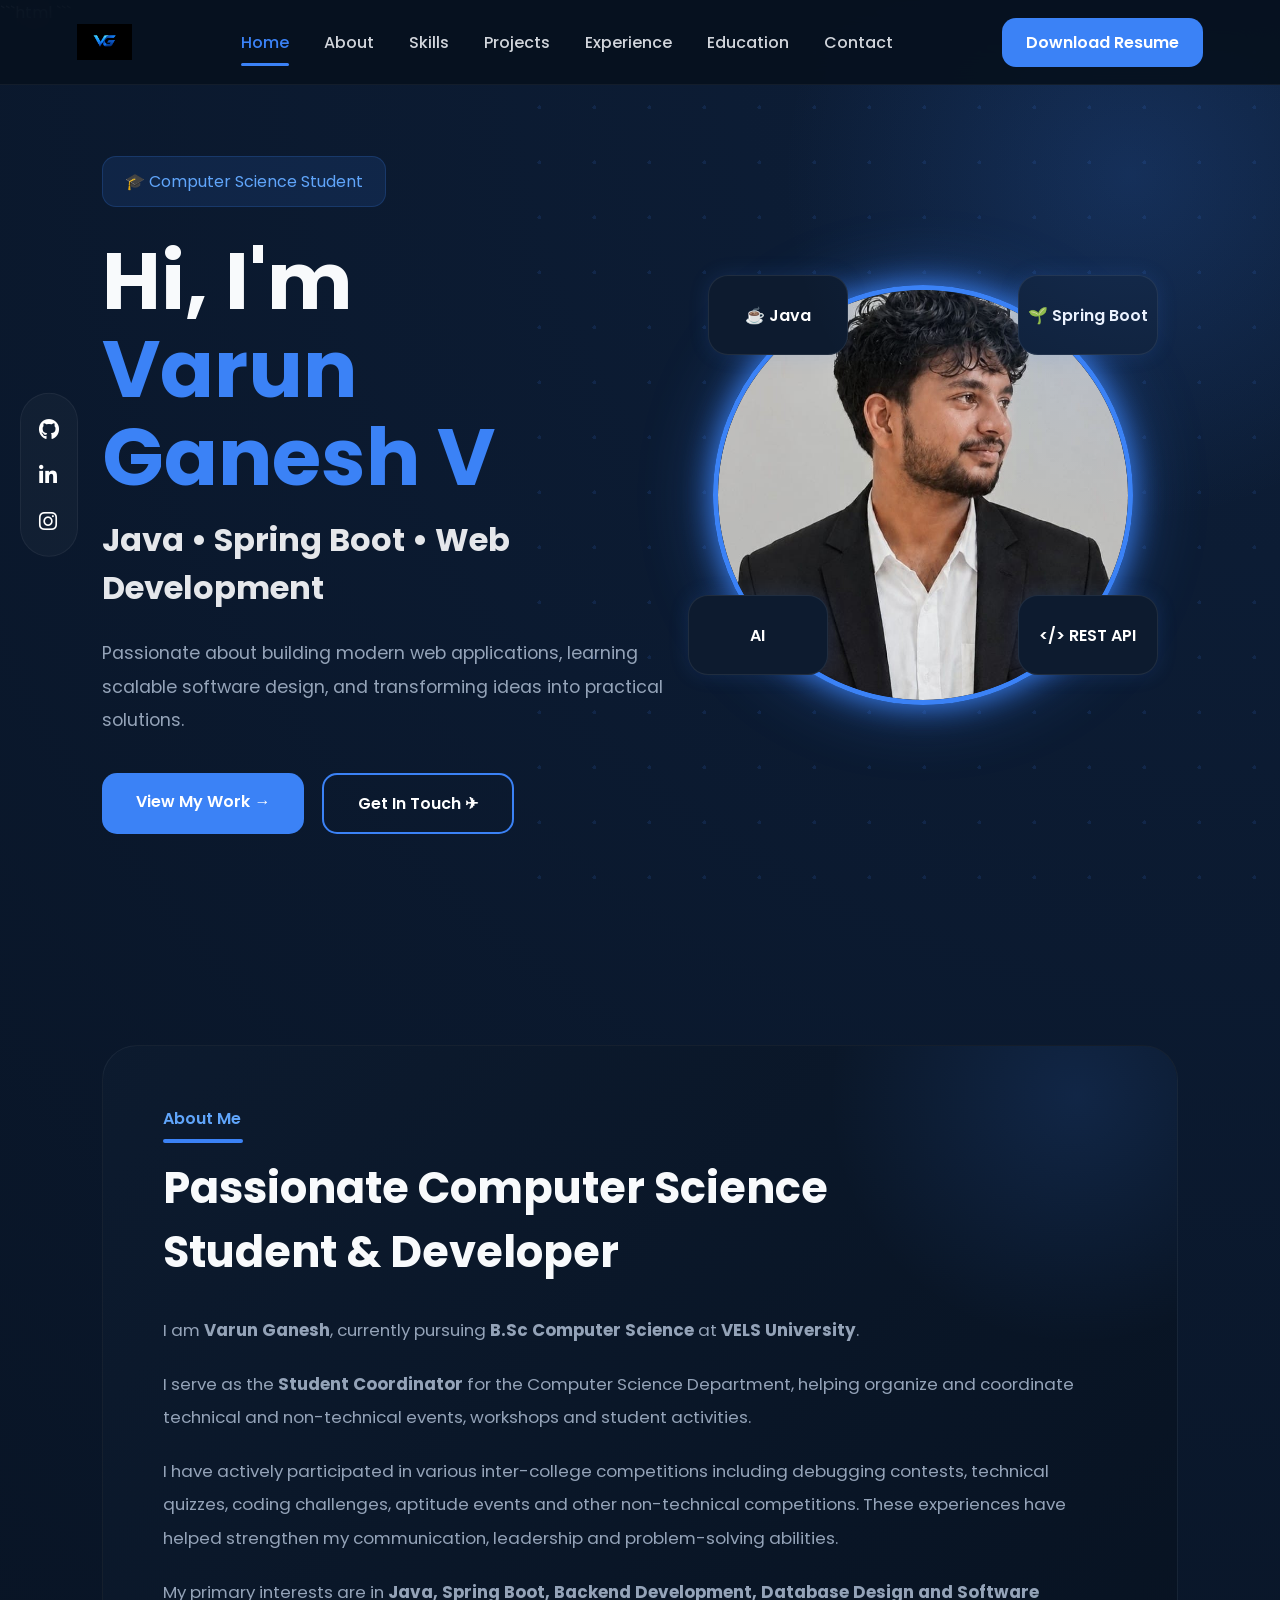
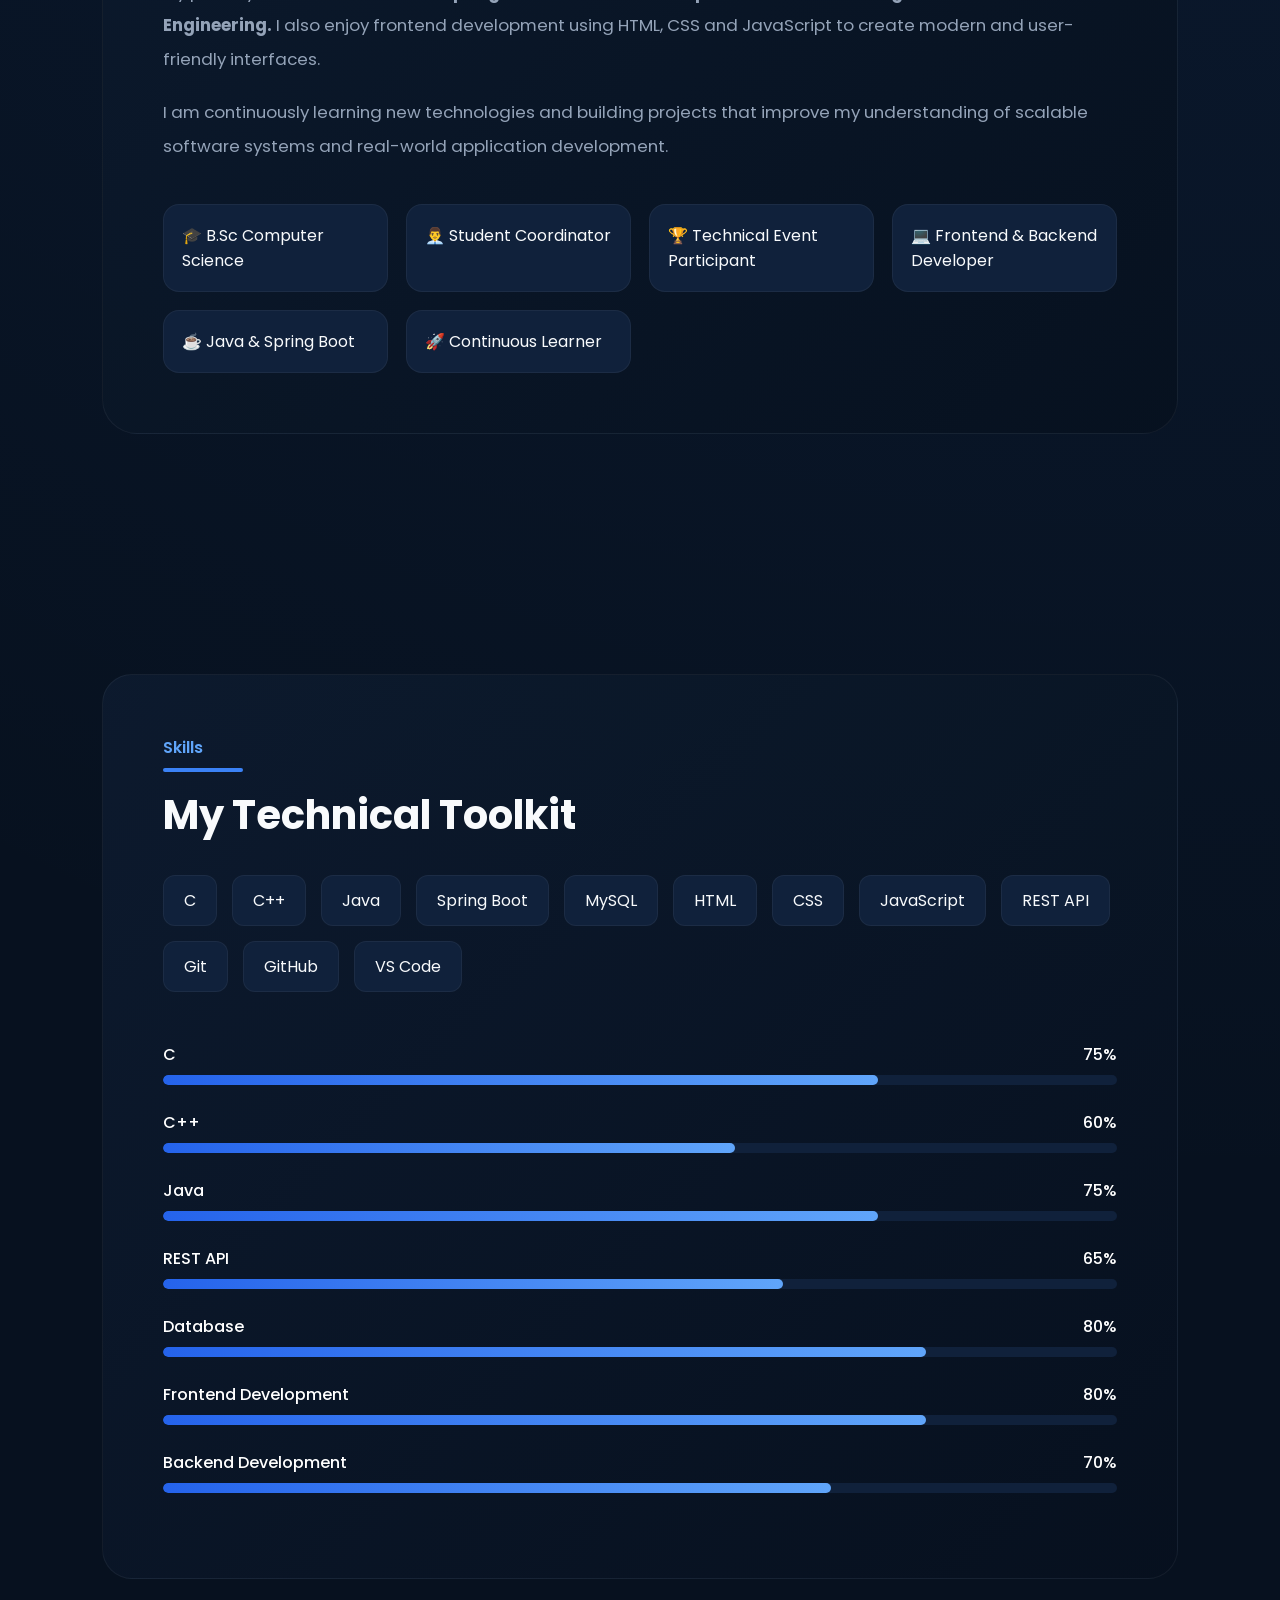
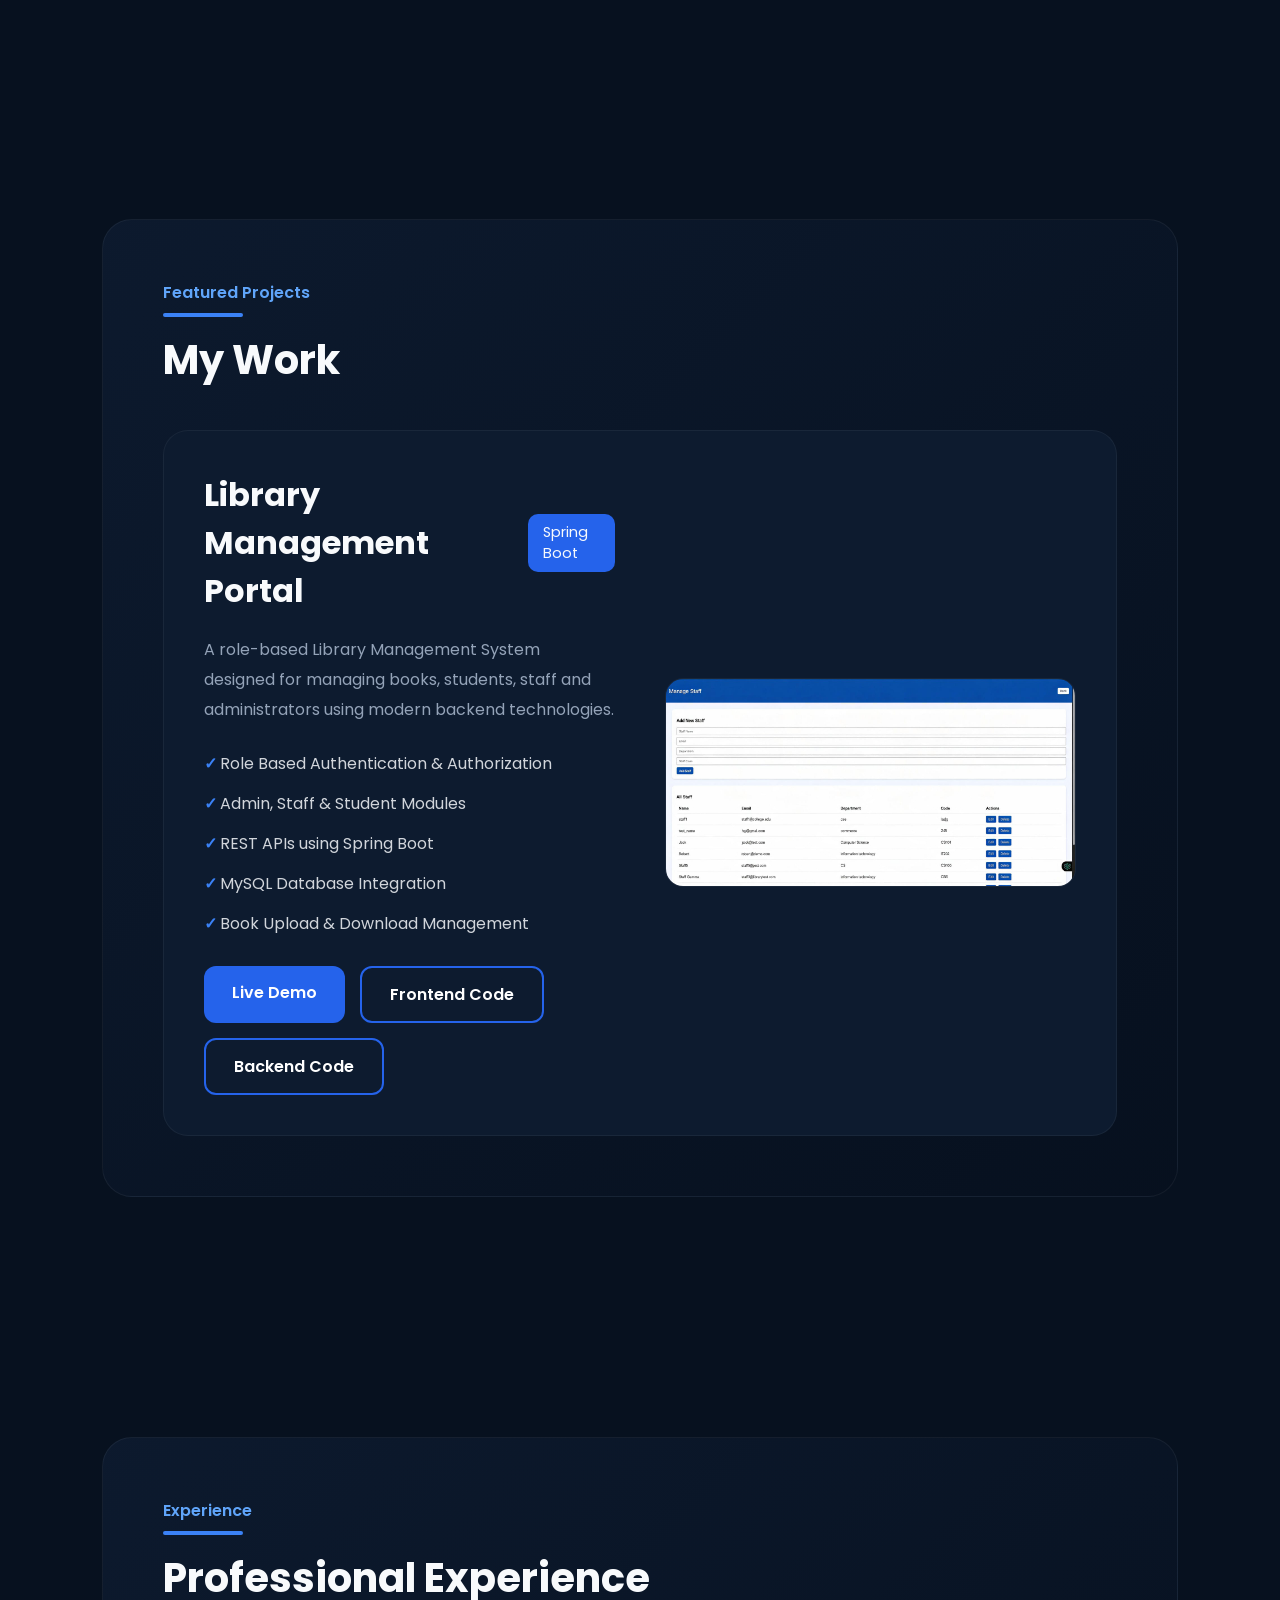
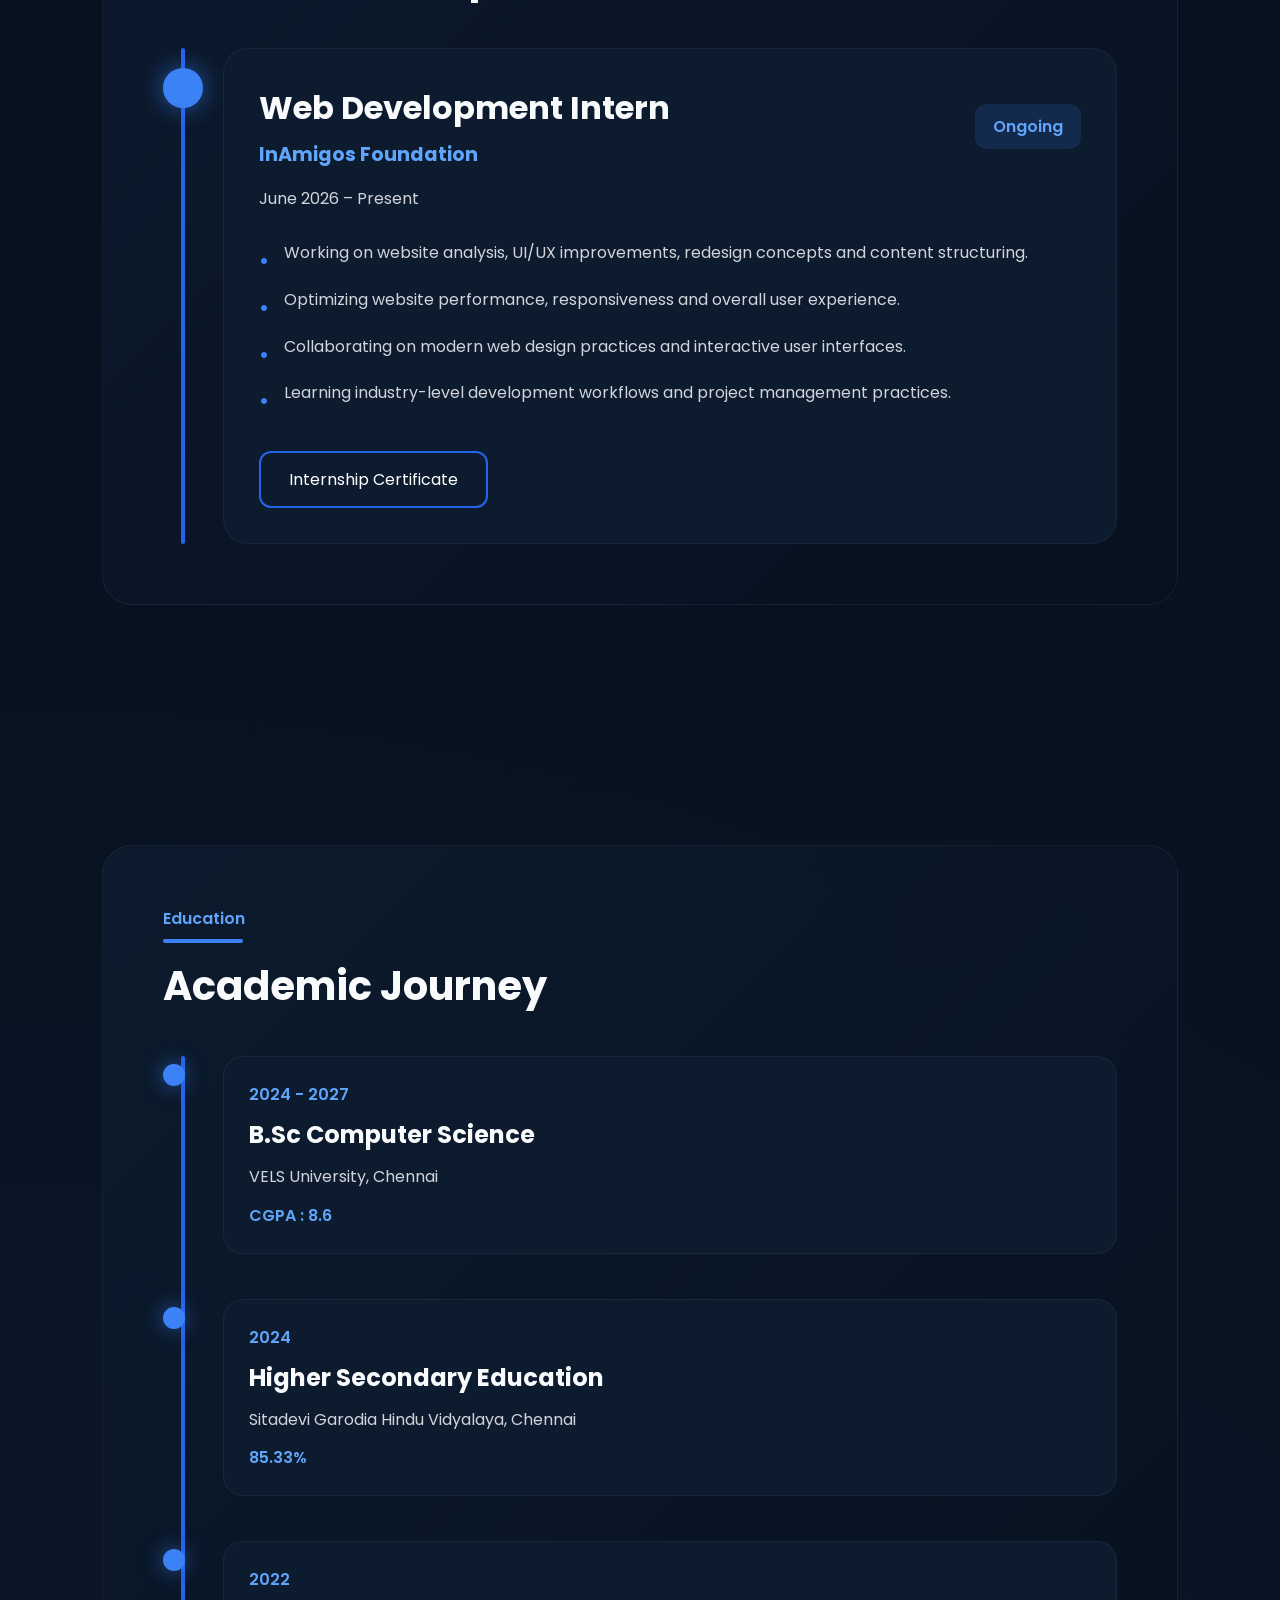
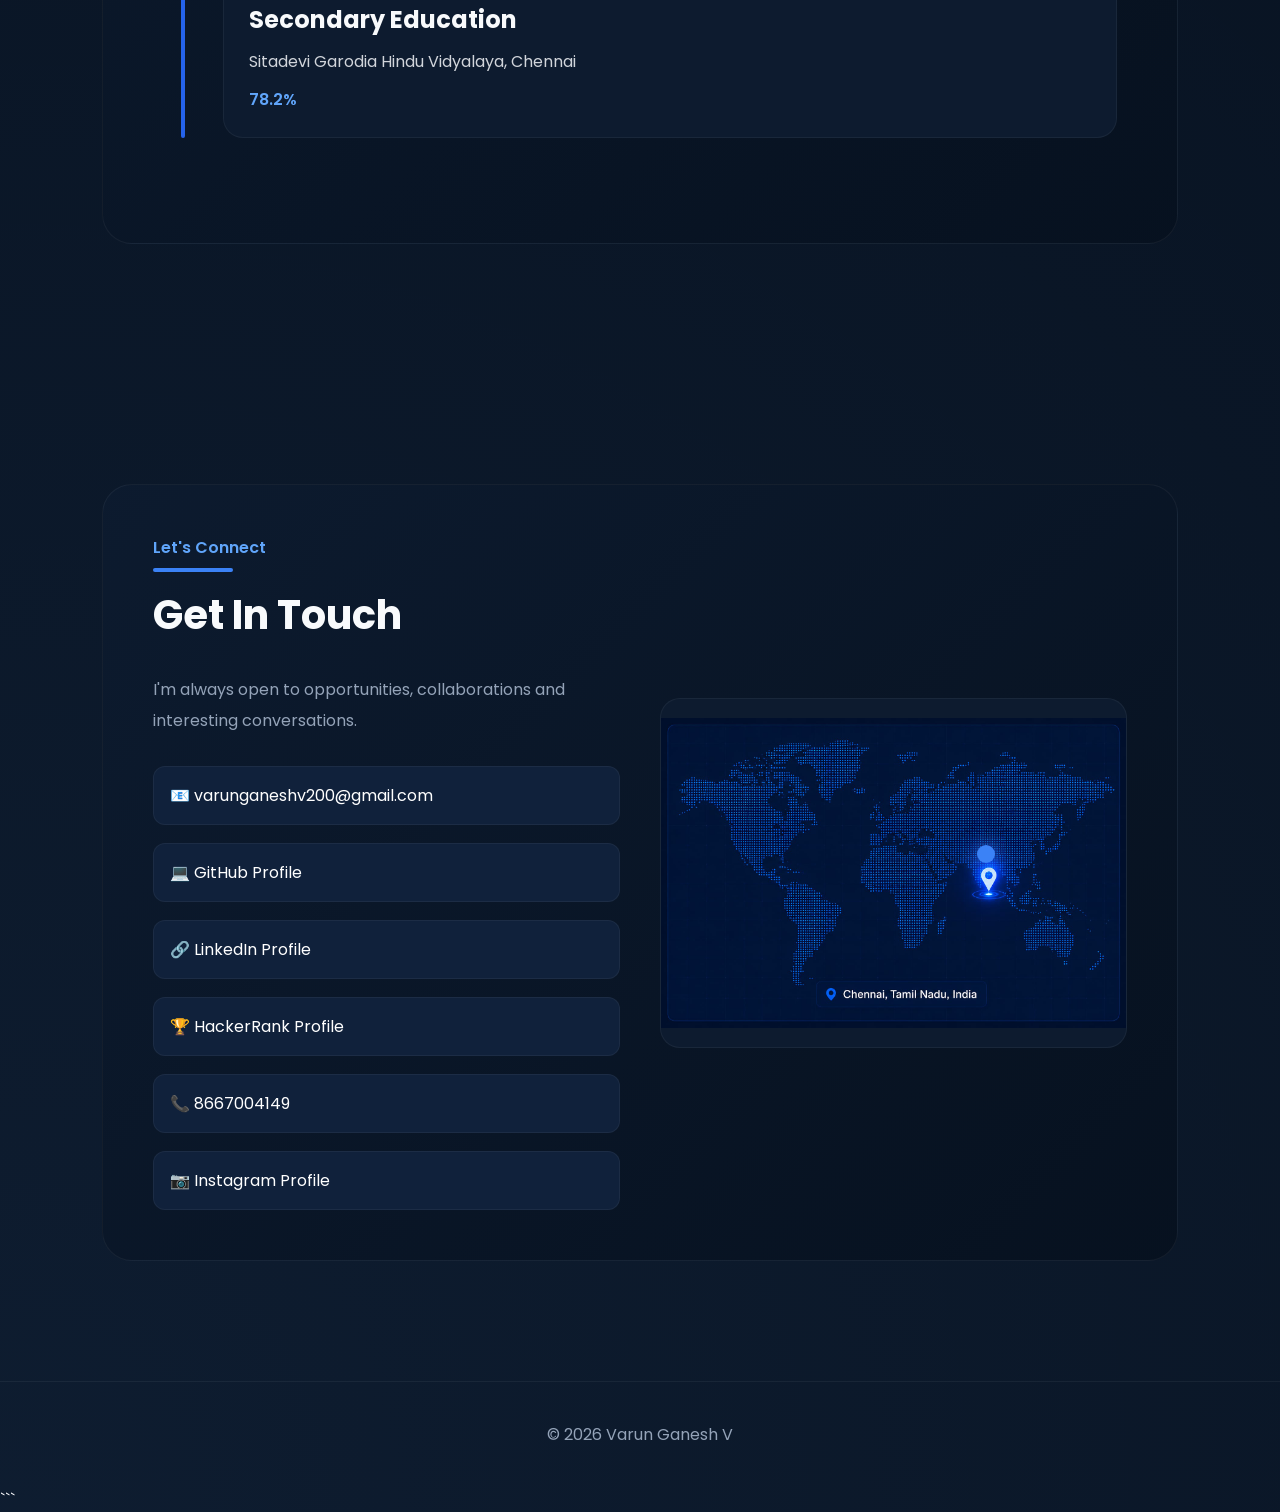
<file: index.html>
```html
<!DOCTYPE html>
<html lang="en">

<head>
    <meta charset="UTF-8">
    <meta name="viewport" content="width=device-width, initial-scale=1.0">
    <title>Varun Ganesh V | Portfolio</title>

    <link rel="stylesheet" href="style.css">

    <link href="https://fonts.googleapis.com/css2?family=Poppins:wght@300;400;500;600;700&display=swap"
        rel="stylesheet">
        <link rel="stylesheet"
href="https://cdnjs.cloudflare.com/ajax/libs/font-awesome/6.5.1/css/all.min.css">
</head>

<body>

 
<header class="navbar">

    <div class="logo">
        <img src="assets/images/vg-logo.png" alt="VG Logo">
        
    </div>

    <ul class="nav-links">
        <li><a href="#hero">Home</a></li>
        <li><a href="#about">About</a></li>
        <li><a href="#skills">Skills</a></li>
        <li><a href="#projects">Projects</a></li>
        <li><a href="#experience">Experience</a></li>
        <li><a href="#education">Education</a></li>
        <li><a href="#contact">Contact</a></li>
    </ul>

    <a href="assets/resume/V_Varun_Ganesh_Resume.pdf"
       download
       class="resume-btn">
       Download Resume
    </a>

</header>
```

    <!-- ================= HERO ================= -->

    <section id="hero">

<div class="hero-social">

    <a href="https://github.com/varunganeshvg"
       target="_blank"
       title="GitHub">

        <i class="fab fa-github"></i>

    </a>

    <a href="https://www.linkedin.com/in/varun-ganesh-2b7214302"
       target="_blank"
       title="LinkedIn">

        <i class="fab fa-linkedin-in"></i>

    </a>

    

    </a>

    <a href="https://www.instagram.com/vvarunganesh/"
       target="_blank"
       title="Instagram">

        <i class="fab fa-instagram"></i>

    </a>

</div>

    <div class="hero-left">

        <div class="hero-badge">

            🎓 Computer Science Student

        </div>

        <h1>

            Hi, I'm <br>

            <span class="name">

                Varun Ganesh V

            </span>

        </h1>

        <h3>

            Java • Spring Boot • Web Development

        </h3>

        <p>

            Passionate about building modern web applications,
            learning scalable software design,
            and transforming ideas into practical solutions.

        </p>

        <div class="hero-buttons">

            <a href="#projects" class="primary-btn">

                View My Work →

            </a>

            <a href="#contact" class="secondary-btn">

                Get In Touch ✈

            </a>

        </div>

    </div>

    <div class="hero-right">

       <div class="hero-image-circle">

    <img src="assets/images/profile.png"
         alt="Varun Ganesh">

</div>

        <div class="floating java">
☕ Java
</div>

<div class="floating spring">
🌱 Spring Boot
</div>

<div class="floating mysql">
AI
</div>

<div class="floating api">
&lt;/&gt; REST API
</div>
    </div>


    </section>

    
    

    <!-- ================= ABOUT ================= -->
<section id="about" class="reveal">

    <div class="about-container">

        <div class="section-tag">
            About Me
        </div>

        <h2>
            Passionate Computer Science Student & Developer
        </h2>

        <p>
            I am <strong>Varun Ganesh</strong>, currently pursuing
            <strong>B.Sc Computer Science</strong> at
            <strong>VELS University</strong>.
        </p>

        <p>
            I serve as the <strong>Student Coordinator</strong> for the
            Computer Science Department, helping organize and coordinate
            technical and non-technical events, workshops and student activities.
        </p>

        <p>
            I have actively participated in various inter-college competitions
            including debugging contests, technical quizzes, coding challenges,
            aptitude events and other non-technical competitions.
            These experiences have helped strengthen my communication,
            leadership and problem-solving abilities.
        </p>

        <p>
            My primary interests are in
            <strong>Java, Spring Boot, Backend Development,
            Database Design and Software Engineering.</strong>
            I also enjoy frontend development using HTML, CSS and JavaScript
            to create modern and user-friendly interfaces.
        </p>

        <p>
            I am continuously learning new technologies and building projects
            that improve my understanding of scalable software systems and
            real-world application development.
        </p>

        <div class="about-highlights">

            <div class="highlight-box">
                🎓 B.Sc Computer Science
            </div>

            <div class="highlight-box">
                👨‍💼 Student Coordinator
            </div>

            <div class="highlight-box">
                🏆 Technical Event Participant
            </div>

            <div class="highlight-box">
                💻 Frontend & Backend Developer
            </div>

            <div class="highlight-box">
                ☕ Java & Spring Boot
            </div>

            <div class="highlight-box">
                🚀 Continuous Learner
            </div>

        </div>

    </div>

</section>

    <!-- ================= SKILLS ================= -->
<section id="skills" class="reveal">

    <div class="skills-container">

        <div class="section-tag">
            Skills
        </div>

        <h2>My Technical Toolkit</h2>

        <div class="skills-grid">

            <div class="skill-tag">C</div>
            <div class="skill-tag">C++</div>
            <div class="skill-tag">Java</div>
            <div class="skill-tag">Spring Boot</div>
            <div class="skill-tag">MySQL</div>
            <div class="skill-tag">HTML</div>
            <div class="skill-tag">CSS</div>
            <div class="skill-tag">JavaScript</div>
            <div class="skill-tag">REST API</div>
            <div class="skill-tag">Git</div>
            <div class="skill-tag">GitHub</div>
            <div class="skill-tag">VS Code</div>

        </div>

        <div class="progress-section">

    <div class="progress-item">
        <div class="progress-info">
            <span>C</span>
            <span>75%</span>
        </div>

        <div class="progress-bar">
            <div class="progress-fill c-skill"></div>
        </div>
    </div>

    <div class="progress-item">
        <div class="progress-info">
            <span>C++</span>
            <span>60%</span>
        </div>

        <div class="progress-bar">
            <div class="progress-fill cpp-skill"></div>
        </div>
    </div>

    <div class="progress-item">
        <div class="progress-info">
            <span>Java</span>
            <span>75%</span>
        </div>

        <div class="progress-bar">
            <div class="progress-fill java-skill"></div>
        </div>
    </div>

    <div class="progress-item">
        <div class="progress-info">
            <span>REST API</span>
            <span>65%</span>
        </div>

        <div class="progress-bar">
            <div class="progress-fill api-skill"></div>
        </div>
    </div>

    <div class="progress-item">
        <div class="progress-info">
            <span>Database</span>
            <span>80%</span>
        </div>

        <div class="progress-bar">
            <div class="progress-fill db-skill"></div>
        </div>
    </div>

    <div class="progress-item">
        <div class="progress-info">
            <span>Frontend Development</span>
            <span>80%</span>
        </div>

        <div class="progress-bar">
            <div class="progress-fill frontend-skill"></div>
        </div>
    </div>

    <div class="progress-item">
        <div class="progress-info">
            <span>Backend Development</span>
            <span>70%</span>
        </div>

        <div class="progress-bar">
            <div class="progress-fill backend-skill"></div>
        <        </div> <!-- progress-section -->

    </div> <!-- skills-container -->

</section>

    <!-- ================= PROJECT ================= -->
<section id="projects" class="reveal">

    <div class="projects-container">

        <div class="section-tag">
            Featured Projects
        </div>

        <h2>My Work</h2>

        <div class="project-card">

            <div class="project-left">

                <div class="project-header">

                    <h3>Library Management Portal</h3>

                    <span class="project-badge">
                        Spring Boot
                    </span>

                </div>

                <p>
                    A role-based Library Management System designed
                    for managing books, students, staff and administrators
                    using modern backend technologies.
                </p>

                <ul class="project-features">

                    <li>Role Based Authentication & Authorization</li>

                    <li>Admin, Staff & Student Modules</li>

                    <li>REST APIs using Spring Boot</li>

                    <li>MySQL Database Integration</li>

                    <li>Book Upload & Download Management</li>

                </ul>

                <div class="project-buttons">

    <a href="https://libraryportalvg.netlify.app"
       target="_blank"
       class="project-demo">

        Live Demo

    </a>

    <a href="https://github.com/varunganeshvg/library-portal-frontend"
       target="_blank"
       class="project-github">

        Frontend Code

    </a>

    <a href="https://github.com/varunganeshvg/library-portal-backend"
       target="_blank"
       class="project-github">

        Backend Code

    </a>

</div>

            </div>

            <div class="project-right">

                <img
                    src="assets/images/library-project.png"
                    alt="Library Management System">

            </div>

        </div>

    </div>

</section>

    <!-- ================= EXPERIENCE ================= -->
<section id="experience" class="reveal">

    <div class="experience-container">

        <div class="section-tag">
            Experience
        </div>

        <h2>Professional Experience</h2>

        <div class="experience-card">

            <div class="timeline-dot"></div>

            <div class="experience-content">

                <div class="experience-header">

                    <div>

                        <h3>Web Development Intern</h3>

                        <h4>InAmigos Foundation</h4>

                    </div>

                    <span class="experience-status">
                        Ongoing
                    </span>

                </div>

                <p class="experience-date">
                    June 2026 – Present
                </p>

                <ul class="experience-list">

                    <li>
                        Working on website analysis, UI/UX improvements,
                        redesign concepts and content structuring.
                    </li>

                    <li>
                        Optimizing website performance, responsiveness
                        and overall user experience.
                    </li>

                    <li>
                        Collaborating on modern web design practices
                        and interactive user interfaces.
                    </li>

                    <li>
                        Learning industry-level development workflows
                        and project management practices.
                    </li>

                </ul>

                <a href="#" class="certificate-btn">
                    Internship Certificate
                </a>

            </div>

        </div>

    </div>

</section>

    <!-- ================= EDUCATION ================= -->

 <section id="education" class="reveal">

    <div class="education-container">

        <div class="section-tag">
            Education
        </div>

        <h2>Academic Journey</h2>

        <div class="education-timeline">

            <!-- College -->

            <div class="education-item">

                <div class="edu-dot"></div>

                <div class="edu-content">

                    <span class="edu-year">
                        2024 - 2027
                    </span>

                    <h3>
                        B.Sc Computer Science
                    </h3>

                    <p>
                        VELS University, Chennai
                    </p>

                    <span class="edu-score">
                        CGPA : 8.6
                    </span>

                </div>

            </div>

            <!-- HSC -->

            <div class="education-item">

                <div class="edu-dot"></div>

                <div class="edu-content">

                    <span class="edu-year">
                        2024
                    </span>

                    <h3>
                        Higher Secondary Education
                    </h3>

                    <p>
                        Sitadevi Garodia Hindu Vidyalaya,
                        Chennai
                    </p>

                    <span class="edu-score">
                        85.33%
                    </span>

                </div>

            </div>

            <!-- SSLC -->

            <div class="education-item">

                <div class="edu-dot"></div>

                <div class="edu-content">

                    <span class="edu-year">
                        2022
                    </span>

                    <h3>
                        Secondary Education
                    </h3>

                    <p>
                        Sitadevi Garodia Hindu Vidyalaya,
                        Chennai
                    </p>

                    <span class="edu-score">
                        78.2%
                    </span>

                </div>

            </div>

        </div>

    </div>

</section>

  

    <!-- ================= CONTACT ================= -->

   <section id="contact" class="reveal">

    <div class="contact-container">

        <div class="contact-left">

            <div class="section-tag">
                Let's Connect
            </div>

            <h2>Get In Touch</h2>

            <p>
                I'm always open to opportunities,
                collaborations and interesting conversations.
            </p>

            <div class="contact-info">

                <a href="mailto:varunganeshv200@gmail.com">
                    📧 varunganeshv200@gmail.com
                </a>

                <a href="https://github.com/varunganeshvg"
                   target="_blank">
                    💻 GitHub Profile
                </a>

                <a href="https://www.linkedin.com/in/varun-ganesh-2b7214302"
                   target="_blank">
                    🔗 LinkedIn Profile
                </a>

                <a href="https://share.google/opl07fr3DW2WtcyZD"
                   target="_blank">
                    🏆 HackerRank Profile
                </a>
                <a href="tel:+918667004149">

    📞 8667004149

</a>
<a href="https://www.instagram.com/vvarunganesh/"
   target="_blank">

    📷 Instagram Profile

</a>

                

            </div>

        </div>

        <div class="contact-right">

            <div class="world-map">

                <div class="india-pin"></div>

            </div>

        </div>

    </div>

</section>
    <!-- ================= FOOTER ================= -->

    <footer>

        © 2026 Varun Ganesh V

    </footer>

    <script src="script.js"></script>

</body>

</html>
```
</file>
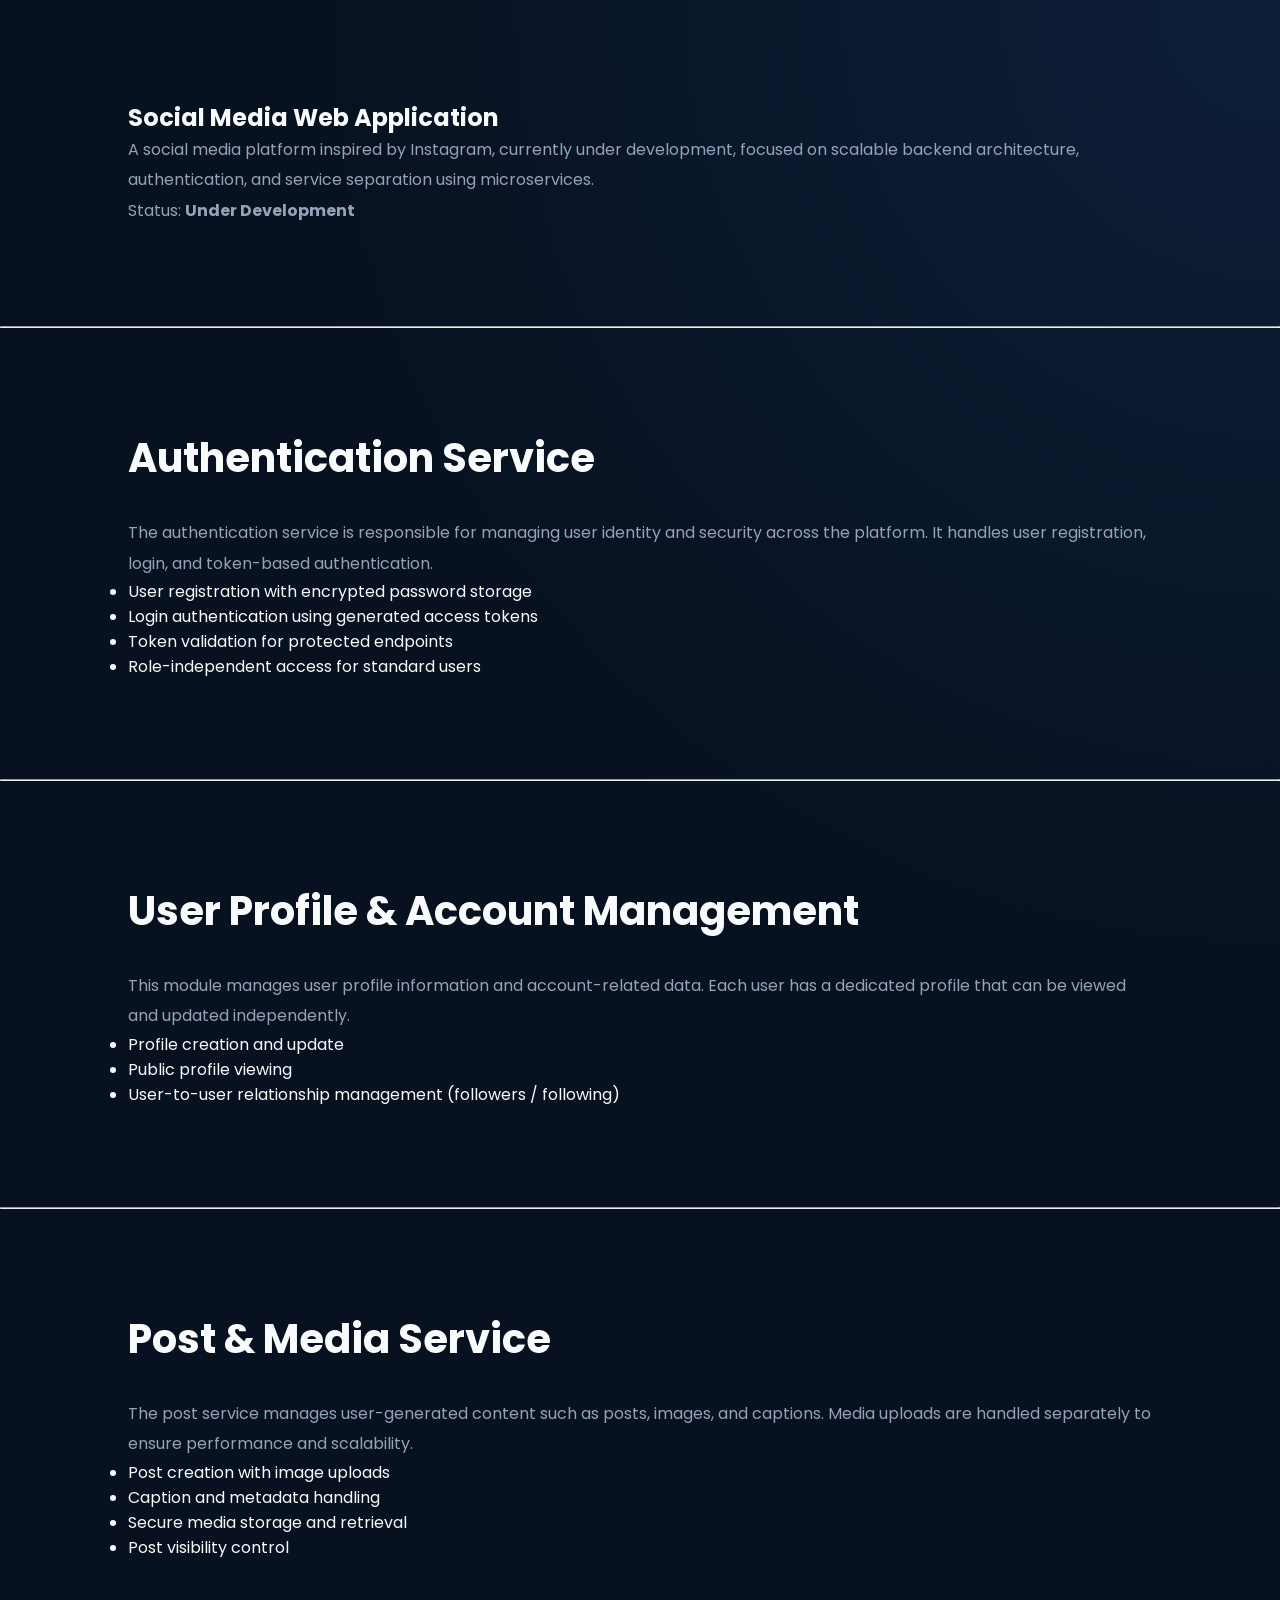
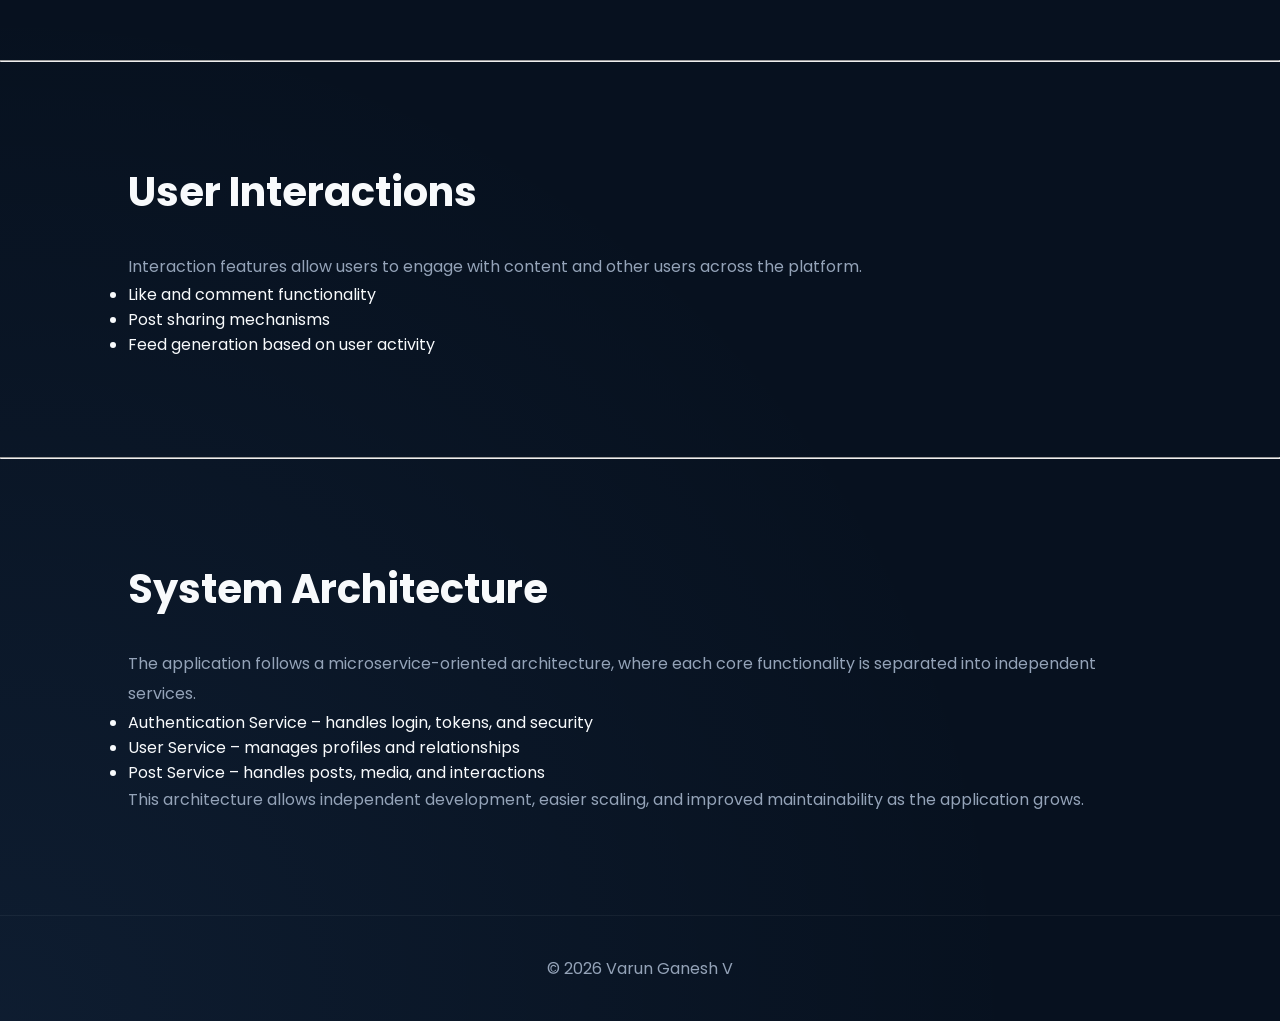
<file: projects/social-media.html>
<!DOCTYPE html>
<html lang="en">
<head>
  <meta charset="UTF-8" />
  <meta name="viewport" content="width=device-width, initial-scale=1.0"/>
  <title>Social Media Application – Project Details</title>
  <link rel="stylesheet" href="../style.css">
</head>
<body>

<!-- ================= PROJECT INTRO ================= -->
<section class="project-detail">

  <h1>Social Media Web Application</h1>

  <p class="project-intro">
    A social media platform inspired by Instagram, currently under development,
    focused on scalable backend architecture, authentication, and service separation
    using microservices.
  </p>

  <p class="tech">
    Status: <strong>Under Development</strong>
  </p>

</section>

<hr class="divider">

<!-- ================= AUTH SERVICE ================= -->
<section class="project-section reveal">

  <h2>Authentication Service</h2>

  <p>
    The authentication service is responsible for managing user identity and security
    across the platform. It handles user registration, login, and token-based
    authentication.
  </p>

  <ul>
    <li>User registration with encrypted password storage</li>
    <li>Login authentication using generated access tokens</li>
    <li>Token validation for protected endpoints</li>
    <li>Role-independent access for standard users</li>
  </ul>

</section>

<hr class="divider">

<!-- ================= USER PROFILE SERVICE ================= -->
<section class="project-section reveal">

  <h2>User Profile & Account Management</h2>

  <p>
    This module manages user profile information and account-related data. Each user
    has a dedicated profile that can be viewed and updated independently.
  </p>

  <ul>
    <li>Profile creation and update</li>
    <li>Public profile viewing</li>
    <li>User-to-user relationship management (followers / following)</li>
  </ul>

</section>

<hr class="divider">

<!-- ================= POST & MEDIA SERVICE ================= -->
<section class="project-section reveal">

  <h2>Post & Media Service</h2>

  <p>
    The post service manages user-generated content such as posts, images, and captions.
    Media uploads are handled separately to ensure performance and scalability.
  </p>

  <ul>
    <li>Post creation with image uploads</li>
    <li>Caption and metadata handling</li>
    <li>Secure media storage and retrieval</li>
    <li>Post visibility control</li>
  </ul>

</section>

<hr class="divider">

<!-- ================= INTERACTIONS ================= -->
<section class="project-section reveal">

  <h2>User Interactions</h2>

  <p>
    Interaction features allow users to engage with content and other users across
    the platform.
  </p>

  <ul>
    <li>Like and comment functionality</li>
    <li>Post sharing mechanisms</li>
    <li>Feed generation based on user activity</li>
  </ul>

</section>

<hr class="divider">

<!-- ================= SYSTEM ARCHITECTURE ================= -->
<section class="project-section reveal">

  <h2>System Architecture</h2>

  <p>
    The application follows a microservice-oriented architecture, where each core
    functionality is separated into independent services.
  </p>

  <ul>
    <li>Authentication Service – handles login, tokens, and security</li>
    <li>User Service – manages profiles and relationships</li>
    <li>Post Service – handles posts, media, and interactions</li>
  </ul>

  <p>
    This architecture allows independent development, easier scaling, and improved
    maintainability as the application grows.
  </p>

</section>

<footer>
  © 2026 Varun Ganesh V
</footer>

<script src="../script.js"></script>
</body>
</html>
</file>
<file: style.css>
/* =========================
   GOOGLE FONT
========================= */

@import url('https://fonts.googleapis.com/css2?family=Poppins:wght@300;400;500;600;700;800&display=swap');

/* =========================
   RESET
========================= */

*{
    margin:0;
    padding:0;
    box-sizing:border-box;
}

html{
    scroll-behavior:smooth;
}

:root{

    --bg:#07111f;
    --card:#0d1b2f;
    --card2:#10213b;

    --primary:#3b82f6;
    --primary-light:#60a5fa;

    --text:#f8fafc;
    --muted:#94a3b8;

    --border:rgba(255,255,255,.08);

    --shadow:
    0 0 25px rgba(59,130,246,.15);

}

/* =========================
   BODY
========================= */

body{

    font-family:'Poppins',sans-serif;

    background:
    radial-gradient(circle at top right,
    rgba(59,130,246,.12),
    transparent 35%),

    radial-gradient(circle at bottom left,
    rgba(96,165,250,.08),
    transparent 35%),

    var(--bg);

    color:var(--text);

    overflow-x:hidden;
}

/* =========================
   GLOBAL SECTION
========================= */

section{
    padding:100px 10%;
}

h2{
    font-size:2.5rem;
    margin-bottom:30px;
}

p{
    color:var(--muted);
    line-height:1.9;
}

/* =========================
   NAVBAR
========================= */

.navbar{

    position:fixed;

    top:0;
    left:0;

    width:100%;
    height:85px;

    display:flex;
    align-items:center;

    padding:0 6%;

    background:rgba(7,17,31,.95);

    backdrop-filter:blur(20px);

    border-bottom:1px solid rgba(255,255,255,.05);

    z-index:1000;
}

.logo{
    display:flex;
    align-items:center;
    gap:15px;
}

.logo img{
    width:55px;
}

.logo span{
    font-size:1.4rem;
    font-weight:600;
    color:white;
}

.nav-links{

    list-style:none;

    display:flex;

    gap:35px;

    margin-left:auto;
    margin-right:auto;
}

.nav-links a{

    color:#d1d5db;

    text-decoration:none;

    font-weight:500;

    position:relative;

    transition:.3s;
}

.nav-links a:hover{
    color:var(--primary);
}

.nav-links a.active{
    color:var(--primary);
}

.nav-links a.active::after{

    content:"";

    position:absolute;

    left:0;
    bottom:-12px;

    width:100%;
    height:3px;

    background:var(--primary);

    border-radius:10px;
}

.resume-btn{

    text-decoration:none;

    background:var(--primary);

    color:white;

    padding:12px 24px;

    border-radius:14px;

    font-weight:600;

    transition:.3s;
}

.resume-btn:hover{

    transform:translateY(-2px);

    box-shadow:
    0 0 20px rgba(59,130,246,.4);
}

/* =========================
   HERO
========================= */

#hero{

    min-height:100vh;

    display:flex;

    justify-content:space-between;

    align-items:center;

    padding:120px 8% 80px;

    position:relative;

    overflow:hidden;
}

/* dots background */

#hero::before{

    content:"";

    position:absolute;

    top:0;
    right:0;

    width:60%;
    height:100%;

    background-image:
    radial-gradient(var(--primary) 2px,transparent 2px);

    background-size:55px 55px;

    opacity:.12;
}

#hero::after{

    content:"";

    position:absolute;

    width:700px;
    height:700px;

    border-radius:50%;

    right:-200px;
    top:-200px;

    background:
    radial-gradient(
        rgba(59,130,246,.18),
        transparent 70%
    );
}

/* =========================
   SOCIAL BAR
========================= */

.hero-social{

    position:absolute;

    left:20px;

    top:50%;

    transform:translateY(-50%);

    display:flex;
    flex-direction:column;

    gap:25px;

    padding:25px 18px;

    border-radius:35px;

    background:rgba(255,255,255,.03);

    border:1px solid rgba(255,255,255,.05);
}

.hero-social a{

    color:white;

    font-size:1.3rem;

    transition:.3s;
}

.hero-social a:hover{

    color:var(--primary);

    transform:scale(1.1);
}

/* =========================
   HERO LEFT
========================= */

.hero-left{
    max-width:700px;
    z-index:5;
}

.hero-badge{

    display:inline-block;

    padding:12px 22px;

    border-radius:14px;

    background:rgba(59,130,246,.12);

    border:1px solid rgba(59,130,246,.2);

    color:var(--primary-light);

    margin-bottom:30px;
}

.hero-left h1{

    font-size:5rem;

    line-height:1.1;

    margin-bottom:15px;
}

.name{
    color:var(--primary);
}

.hero-left h3{

    font-size:2rem;

    margin-bottom:25px;

    color:#e5e7eb;
}

.hero-left p{

    max-width:600px;

    font-size:1.1rem;
}

/* =========================
   BUTTONS
========================= */

.hero-buttons{

    display:flex;

    gap:18px;

    margin-top:35px;
}

.primary-btn{

    text-decoration:none;

    background:var(--primary);

    color:white;

    padding:16px 34px;

    border-radius:15px;

    font-weight:600;

    transition:.3s;
}

.primary-btn:hover{

    transform:translateY(-3px);

    box-shadow:
    0 0 25px rgba(59,130,246,.45);
}

.secondary-btn{

    text-decoration:none;

    border:2px solid var(--primary);

    color:white;

    padding:16px 34px;

    border-radius:15px;

    font-weight:600;
}

/* =========================
   HERO RIGHT
========================= */
.floating{

    position:absolute;

    width:140px;
    height:80px;

    display:flex;

    justify-content:center;
    align-items:center;

    background:#0d1b2f;

    border:1px solid rgba(255,255,255,.08);

    border-radius:20px;

    color:white;

    font-weight:600;

    box-shadow:
    0 0 20px rgba(59,130,246,.15);
}

.java{
    top:80px;
    left:40px;
}

.spring{
    top:80px;
    right:20px;
}

.mysql{
    bottom:120px;
    left:20px;
}

.api{
    bottom:120px;
    right:20px;
}
.hero-right{

    position:relative;

    width:600px;
    height:600px;
}

.hero-image-circle img{

    width:100%;
    height:100%;

    object-fit:cover;

    border-radius:50%;
}

.hero-image-circle{

    position:absolute;

    top:50%;
    left:50%;

    transform:translate(-50%,-50%);

    width:420px;
    height:420px;

    border-radius:50%;

    overflow:hidden;

    border:5px solid var(--primary);

    box-shadow:
    0 0 30px var(--primary),
    0 0 70px rgba(59,130,246,.4);
}

.hero-image-circle::before{

    content:"";

    position:absolute;

    inset:-20px;

    border-radius:50%;

    border:2px solid rgba(59,130,246,.25);
}


/* /* =========================
   ABOUT
========================= */

#about{
    padding:120px 8%;
}

.about-container{

    background:linear-gradient(
    135deg,
    rgba(13,27,47,.95),
    rgba(7,17,31,.95));

    border:1px solid rgba(255,255,255,.05);

    border-radius:35px;

    padding:60px;

    position:relative;

    overflow:hidden;
}

.about-container::before{

    content:"";

    position:absolute;

    width:500px;
    height:500px;

    border-radius:50%;

    top:-200px;
    right:-150px;

    background:
    radial-gradient(
    rgba(59,130,246,.15),
    transparent 70%);
}

.section-tag{

    display:inline-block;

    color:#60a5fa;

    font-weight:600;

    margin-bottom:25px;

    position:relative;
}

.section-tag::after{

    content:"";

    position:absolute;

    width:80px;
    height:4px;

    background:#3b82f6;

    left:0;
    bottom:-12px;

    border-radius:20px;
}

.about-container h2{

    font-size:2.7rem;

    margin-bottom:30px;

    max-width:800px;
}

.about-container p{

    font-size:1.05rem;

    line-height:2;

    margin-bottom:20px;

    max-width:1000px;
}

.about-highlights{

    display:grid;

    grid-template-columns:
    repeat(auto-fit,minmax(220px,1fr));

    gap:18px;

    margin-top:40px;
}

.highlight-box{

    background:#10213b;

    border:1px solid rgba(255,255,255,.05);

    padding:18px;

    border-radius:16px;

    transition:.3s;
}

.highlight-box:hover{

    transform:translateY(-5px);

    border-color:#3b82f6;

    box-shadow:
    0 0 20px rgba(59,130,246,.15);
}
/* =========================
   SKILLS
========================= */

#skills{
    padding:120px 8%;
}

.skills-container{

    background:linear-gradient(
    135deg,
    rgba(13,27,47,.95),
    rgba(7,17,31,.95));

    border:1px solid rgba(255,255,255,.05);

    border-radius:30px;

    padding:60px;
}

.skills-container h2{
    margin-bottom:30px;
}

.skills-grid{

    display:flex;
    flex-wrap:wrap;

    gap:15px;

    margin-bottom:50px;
}

.skill-tag{

    padding:12px 20px;

    border-radius:12px;

    background:#10213b;

    border:1px solid rgba(255,255,255,.05);

    transition:.3s;
}

.skill-tag:hover{

    transform:translateY(-4px);

    border-color:#3b82f6;
}

.progress-item{
    margin-bottom:28px;
}

.progress-info{

    display:flex;

    justify-content:space-between;

    margin-bottom:8px;

    color:white;
}

.progress-bar{

    width:100%;

    height:10px;

    background:#16263f;

    border-radius:30px;

    overflow:hidden;
}

.progress-fill{

    height:100%;

    background:linear-gradient(
    90deg,
    #2563eb,
    #60a5fa);

    border-radius:30px;
}


.progress-section{
    margin-top:40px;
}

.progress-item{
    margin-bottom:25px;
}

.progress-info{
    display:flex;
    justify-content:space-between;
    align-items:center;

    margin-bottom:8px;

    color:white;
    font-weight:500;
}

.progress-bar{

    width:100%;
    height:10px;

    background:#10213b;

    border-radius:20px;

    overflow:hidden;
}

.progress-fill{

    height:100%;

    border-radius:20px;

    background:linear-gradient(
    90deg,
    #2563eb,
    #60a5fa);
}

/* Progress Widths */

.c-skill{
    width:75%;
}

.cpp-skill{
    width:60%;
}

.java-skill{
    width:75%;
}

.api-skill{
    width:65%;
}

.db-skill{
    width:80%;
}

.frontend-skill{
    width:80%;
}

.backend-skill{
    width:70%;
}


/* =========================
   PROJECTS
========================= */

#projects{
    padding:120px 8%;
}

.projects-container{

    background:linear-gradient(
    135deg,
    rgba(13,27,47,.95),
    rgba(7,17,31,.95));

    border:1px solid rgba(255,255,255,.05);

    border-radius:30px;

    padding:60px;
}

.project-card{

    display:flex;

    justify-content:space-between;

    align-items:center;

    gap:50px;

    margin-top:40px;

    background:#0d1b2f;

    border:1px solid rgba(255,255,255,.05);

    border-radius:25px;

    padding:40px;
}

.project-left{
    flex:1;
}

.project-right{
    flex:1;
}

.project-right img{

    width:100%;

    border-radius:18px;

    border:1px solid rgba(255,255,255,.05);
}

.project-header{

    display:flex;

    align-items:center;

    gap:15px;

    margin-bottom:20px;
}

.project-header h3{

    font-size:2rem;
}

.project-badge{

    background:#2563eb;

    padding:8px 15px;

    border-radius:10px;

    font-size:.9rem;
}

.project-features{

    list-style:none;

    margin-top:25px;
}

.project-features li{

    margin-bottom:15px;

    color:#d1d5db;
}

.project-features li::before{

    content:"✓ ";

    color:#3b82f6;

    font-weight:bold;
}


.project-buttons{

    display:flex;

    gap:15px;

    margin-top:30px;

    flex-wrap:wrap;
}

.project-demo{

    text-decoration:none;

    background:#2563eb;

    color:white;

    padding:14px 28px;

    border-radius:12px;

    font-weight:600;
}

.project-github{

    text-decoration:none;

    border:2px solid #2563eb;

    color:white;

    padding:14px 28px;

    border-radius:12px;

    font-weight:600;
}

@media(max-width:1000px){

    .project-card{

        flex-direction:column;
    }
}
/* =========================
   EXPERIENCE
========================= */

#experience{
    padding:120px 8%;
}

.experience-container{

    background:linear-gradient(
    135deg,
    rgba(13,27,47,.95),
    rgba(7,17,31,.95));

    border:1px solid rgba(255,255,255,.05);

    border-radius:30px;

    padding:60px;
}

.experience-card{

    position:relative;

    margin-top:40px;

    padding-left:60px;
}

.experience-card::before{

    content:"";

    position:absolute;

    left:18px;
    top:0;

    width:4px;
    height:100%;

    background:#2563eb;

    border-radius:20px;
}

.timeline-dot{

    position:absolute;

    left:0;
    top:20px;

    width:40px;
    height:40px;

    border-radius:50%;

    background:#3b82f6;

    box-shadow:
    0 0 25px rgba(59,130,246,.6);
}

.experience-content{

    background:#0d1b2f;

    border:1px solid rgba(255,255,255,.05);

    border-radius:25px;

    padding:35px;
}

.experience-header{

    display:flex;

    justify-content:space-between;

    align-items:center;

    margin-bottom:15px;
}

.experience-header h3{

    font-size:2rem;

    margin-bottom:8px;
}

.experience-header h4{

    color:#60a5fa;

    font-size:1.2rem;
}

.experience-status{

    background:rgba(59,130,246,.15);

    color:#60a5fa;

    padding:10px 18px;

    border-radius:12px;

    font-weight:600;
}

.experience-date{

    color:#d1d5db;

    margin-bottom:25px;
}

.experience-list{

    list-style:none;
}

.experience-list li{

    position:relative;

    padding-left:25px;

    margin-bottom:18px;

    color:#d1d5db;

    line-height:1.8;
}

.experience-list li::before{

    content:"•";

    position:absolute;

    left:0;

    color:#3b82f6;

    font-size:1.5rem;
}

.certificate-btn{

    display:inline-block;

    margin-top:25px;

    padding:14px 28px;

    border-radius:12px;

    text-decoration:none;

    border:2px solid #2563eb;

    color:white;

    transition:.3s;
}

.certificate-btn:hover{

    background:#2563eb;
}
/* =========================
   EDUCATION
========================= */

#education{
    padding:120px 8%;
}

.education-container{

    background:linear-gradient(
    135deg,
    rgba(13,27,47,.95),
    rgba(7,17,31,.95));

    border:1px solid rgba(255,255,255,.05);

    border-radius:30px;

    padding:60px;
}

.education-timeline{

    position:relative;

    margin-top:40px;

    padding-left:60px;
}

.education-timeline::before{

    content:"";

    position:absolute;

    left:18px;
    top:0;

    width:4px;
    height:100%;

    background:#2563eb;

    border-radius:20px;
}

.education-item{

    position:relative;

    margin-bottom:45px;
}

.edu-dot{

    position:absolute;

    left:-60px;
    top:8px;

    width:22px;
    height:22px;

    border-radius:50%;

    background:#3b82f6;

    box-shadow:
    0 0 20px rgba(59,130,246,.6);
}

.edu-content{

    background:#0d1b2f;

    border:1px solid rgba(255,255,255,.05);

    border-radius:20px;

    padding:25px;

    transition:.3s;
}

.edu-content:hover{

    transform:translateY(-5px);

    border-color:#3b82f6;

    box-shadow:
    0 0 25px rgba(59,130,246,.15);
}

.edu-year{

    color:#60a5fa;

    font-weight:600;

    display:block;

    margin-bottom:10px;
}

.edu-content h3{

    font-size:1.5rem;

    margin-bottom:10px;
}

.edu-content p{

    color:#d1d5db;

    margin-bottom:10px;
}

.edu-score{

    color:#60a5fa;

    font-weight:600;
}
/* =========================
   CONTACT
========================= */


#contact{
    padding:120px 8%;
}

.contact-container{

    display:grid;

    grid-template-columns:1fr 1fr;

    gap:40px;

    background:linear-gradient(
    135deg,
    rgba(13,27,47,.95),
    rgba(7,17,31,.95));

    border:1px solid rgba(255,255,255,.05);

    border-radius:30px;

    padding:50px;
}

.contact-info{

    display:flex;

    flex-direction:column;

    gap:18px;

    margin-top:30px;
}

.contact-info a{

    text-decoration:none;

    color:white;

    background:#10213b;

    padding:16px;

    border-radius:12px;

    border:1px solid rgba(255,255,255,.05);

    transition:.3s;
}

.contact-info a:hover{

    transform:translateX(5px);

    border-color:#3b82f6;
}

.location-box{

    background:#10213b;

    padding:16px;

    border-radius:12px;

    border:1px solid rgba(255,255,255,.05);
}

.contact-right{

    display:flex;

    justify-content:center;

    align-items:center;
}

.world-map{

    position:relative;

    width:100%;

    height:350px;

    border-radius:20px;

    background:
    url("assets/images/world-map.png")
    center center/contain
    no-repeat;

    background-color:#0d1b2f;

    border:1px solid rgba(255,255,255,.05);
}

.india-pin{

    position:absolute;

    top:42%;
    left:68%;

    width:18px;
    height:18px;

    background:#3b82f6;

    border-radius:50%;

    box-shadow:
    0 0 20px #3b82f6;
}

.world-map h3{

    position:absolute;

    bottom:25px;

    left:50%;

    transform:translateX(-50%);

    color:white;
}

@media(max-width:1000px){

    .contact-container{

        grid-template-columns:1fr;
    }
}
/* =========================
   FOOTER
========================= */

footer{

    text-align:center;

    padding:40px;

    border-top:1px solid rgba(255,255,255,.05);

    color:var(--muted);
}


/* =========================
   MOBILE
========================= */

@media(max-width:1000px){

    .nav-links{
        display:none;
    }

    .hero-social{
        display:none;
    }

    #hero{

        flex-direction:column;

        text-align:center;

        gap:50px;
    }

    .hero-left h1{
        font-size:3rem;
    }

    .hero-left h3{
        font-size:1.3rem;
    }

    .hero-right{

        width:100%;
        height:500px;
    }

    .hero-image-circle{

        width:280px;
        height:280px;
    }

    .floating{

        width:90px;
        height:90px;

        font-size:.8rem;
    }

    .hero-buttons{

        justify-content:center;

        flex-wrap:wrap;
    }
}
</file>
